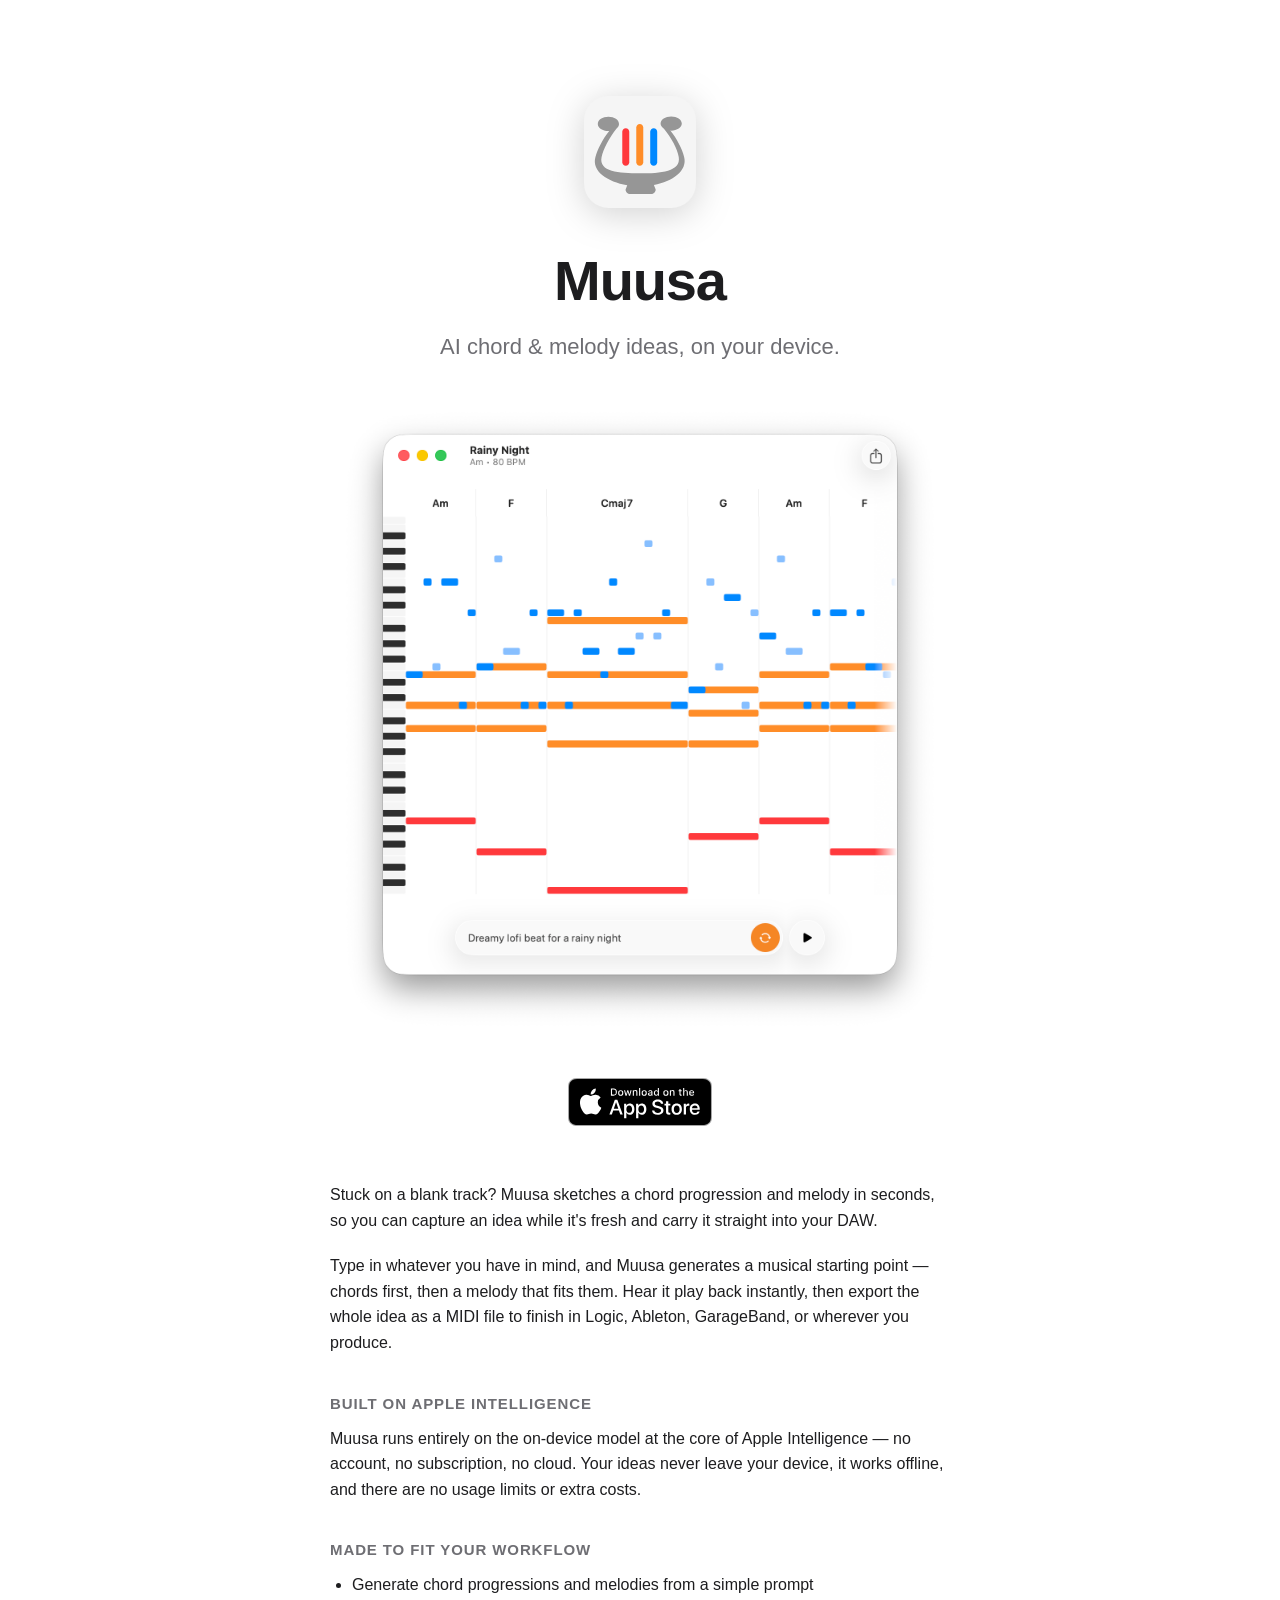
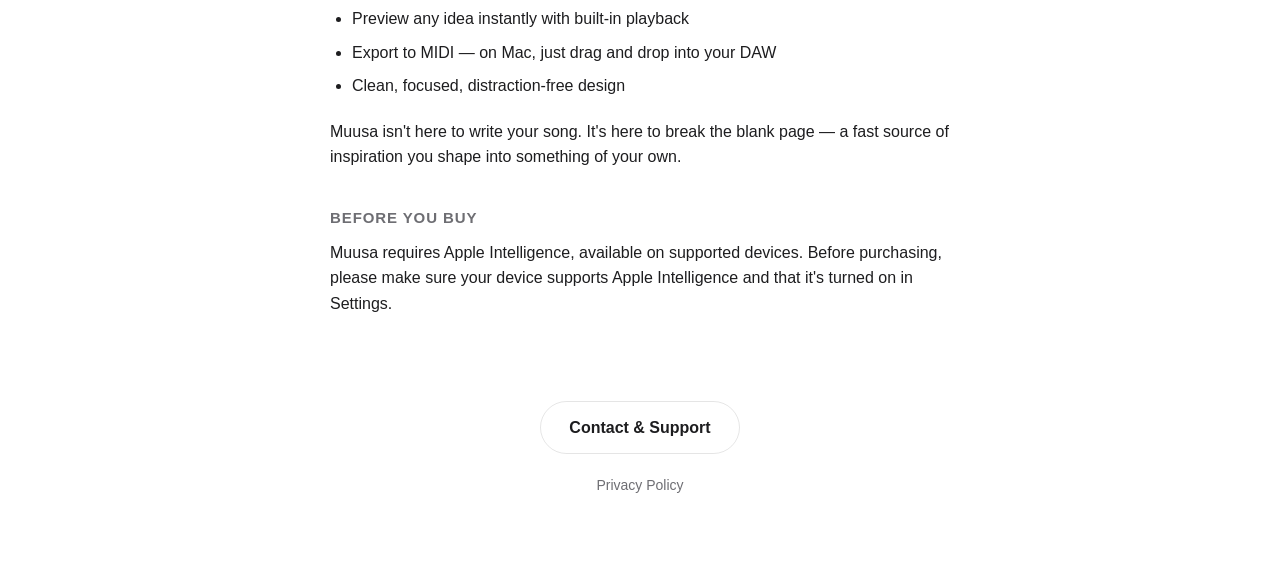
<file: index.html>
<!DOCTYPE html>
<html lang="en">
<head>
  <meta charset="UTF-8">
  <meta name="viewport" content="width=device-width, initial-scale=1">
  <title>Muusa — AI chord & melody ideas, on your device</title>
  <meta name="description" content="Muusa sketches a chord progression and melody in seconds, plays it back, and exports MIDI — all on-device with Apple Intelligence.">
  <meta name="color-scheme" content="light dark">
  <link rel="icon" href="assets/logo.svg">
  <link rel="stylesheet" href="styles.css">
</head>
<body>
  <main>
    <!-- Logo: inline SVG rebuilt from the app-icon layers so the squircle
         background can follow light/dark mode. Glyph colors are fixed. -->
    <svg class="logo" viewBox="0 0 5805 5805" width="112" height="112" role="img" aria-label="Muusa app icon">
      <rect class="logo-bg" width="5805" height="5805" rx="1290"/>
      <path fill="#FF383C" d="M 1983.439087 3429.043701 C 1983.439087 3528.983154 2064.456055 3610 2164.395264 3610 C 2264.334717 3610 2345.351563 3528.983154 2345.351563 3429.043701 L 2345.351563 1850.956299 C 2345.351563 1751.016846 2264.334717 1670 2164.395264 1670 C 2064.456055 1670 1983.439087 1751.016846 1983.439087 1850.956299 Z"/>
      <path fill="#FF8D28" d="M 2709.184082 3429.043701 C 2709.184082 3528.983154 2790.200928 3610 2890.140381 3610 C 2990.07959 3610 3071.09668 3528.983154 3071.09668 3429.043701 L 3071.09668 1630.526367 C 3071.09668 1530.586914 2990.07959 1449.570313 2890.140381 1449.570313 C 2790.200928 1449.570313 2709.184082 1530.586914 2709.184082 1630.526367 Z"/>
      <path fill="#0088FF" d="M 3432.049072 3429.043701 C 3432.049072 3528.983154 3513.065918 3610 3613.005371 3610 C 3712.944824 3610 3793.96167 3528.983154 3793.96167 3429.043701 L 3793.96167 1850.956299 C 3793.96167 1751.016846 3712.944824 1670 3613.005371 1670 C 3513.065918 1670 3432.049072 1751.016846 3432.049072 1850.956299 Z"/>
      <path class="logo-body" fill-rule="evenodd" d="M 2155.155518 4840.700195 C 2155.155518 4971.919922 2261.530518 5078.294922 2392.750488 5078.294922 L 3477.528076 5078.294922 C 3608.748291 5078.294922 3715.123291 4971.919922 3715.123291 4840.700195 L 3622.294434 4610.737305 C 4601.864746 4422.401367 5370.567383 3866.694824 5190 3157.368164 C 5086.003906 2748.838135 4826.948242 2233.154297 4473.52832 1793.918213 C 4488.557617 1794.742676 4503.758789 1795.162842 4519.106445 1795.162842 C 4822.635742 1795.162842 5068.695313 1630.765137 5068.695313 1427.970703 C 5068.695313 1225.175781 4822.635742 1060.777832 4519.106445 1060.777832 C 4215.577148 1060.777832 3969.517822 1225.175781 3969.517822 1427.970703 C 3969.517822 1533.689453 4036.388184 1628.973633 4143.410645 1695.97168 C 4524.847656 2158.360596 4835.916992 2721.998779 4910 3157.368164 C 5038.672852 3913.548828 3979.419189 4007.522217 2891.940186 4007.522217 C 1804.461182 4007.522217 756.567261 3929.07666 910 3177.669922 C 1000.497864 2734.474365 1308.815918 2153.327637 1688.693726 1681.355469 C 1767.197266 1617.863281 1814.362427 1536.436523 1814.362427 1447.649902 C 1814.362427 1244.855469 1568.303223 1080.45752 1264.773804 1080.45752 C 961.244446 1080.45752 715.185242 1244.855469 715.185242 1447.649902 C 715.185242 1650.444824 961.244446 1814.842529 1264.773804 1814.842529 C 1278.714111 1814.842529 1292.533081 1814.49585 1306.212646 1813.814453 C 954.02655 2255.797852 700.22522 2771.731934 590 3177.669922 C 392.947784 3903.375 1219.841675 4458.125 2241.525146 4626.739258 L 2155.155518 4840.700195 Z"/>
    </svg>

    <!-- Name -->
    <h1>Muusa</h1>

    <!-- Short description -->
    <p class="tagline">AI chord &amp; melody ideas, on your device.</p>

    <!-- Screenshot: device- and appearance-aware, set by script; falls back to macOS light -->
    <div class="shot">
      <img id="hero-shot" src="assets/macos_light.png" alt="Muusa app screenshot" loading="eager">
    </div>

    <!-- App Store link: official badge, black on light / white on dark -->
    <a class="cta" href="https://apps.apple.com/app/id6798142362" id="appstore-link" rel="noopener">
      <picture>
        <source srcset="assets/appstore-badge-white.svg" media="(prefers-color-scheme: dark)">
        <img src="assets/appstore-badge-black.svg" alt="Download on the App Store" height="48">
      </picture>
    </a>

    <!-- Longer description (from AppStoreDescription.md) -->
    <section class="copy">
      <p>Stuck on a blank track? Muusa sketches a chord progression and melody in seconds, so you can capture an idea while it's fresh and carry it straight into your DAW.</p>

      <p>Type in whatever you have in mind, and Muusa generates a musical starting point — chords first, then a melody that fits them. Hear it play back instantly, then export the whole idea as a MIDI file to finish in Logic, Ableton, GarageBand, or wherever you produce.</p>

      <h2>Built on Apple Intelligence</h2>
      <p>Muusa runs entirely on the on-device model at the core of Apple Intelligence — no account, no subscription, no cloud. Your ideas never leave your device, it works offline, and there are no usage limits or extra costs.</p>

      <h2>Made to fit your workflow</h2>
      <ul>
        <li>Generate chord progressions and melodies from a simple prompt</li>
        <li>Preview any idea instantly with built-in playback</li>
        <li>Export to MIDI — on Mac, just drag and drop into your DAW</li>
        <li>Clean, focused, distraction-free design</li>
      </ul>

      <p>Muusa isn't here to write your song. It's here to break the blank page — a fast source of inspiration you shape into something of your own.</p>

      <h2>Before you buy</h2>
      <p>Muusa requires Apple Intelligence, available on supported devices. Before purchasing, please make sure your device supports Apple Intelligence and that it's turned on in Settings.</p>
    </section>
  </main>

  <footer>
    <!-- Contact link -->
    <a class="contact" href="mailto:sami.p.laakkonen@icloud.com">Contact&nbsp;&amp;&nbsp;Support</a>
    <p class="legal"><a href="privacy.html">Privacy Policy</a></p>
  </footer>

  <script>
    // Progressive enhancement: pick the screenshot that matches the visitor's
    // device (iPhone / iPad / desktop) and current light/dark appearance.
    (function () {
      var img = document.getElementById("hero-shot");

      function device() {
        var ua = navigator.userAgent;
        if (/iPhone|iPod/.test(ua)) return "iphone";
        // iPadOS reports as "MacIntel" but exposes touch points.
        if (/iPad/.test(ua) || (navigator.platform === "MacIntel" && navigator.maxTouchPoints > 1)) return "ipad";
        return "macos";
      }

      var darkQuery = window.matchMedia("(prefers-color-scheme: dark)");

      function update() {
        var dev = device();
        var mode = darkQuery.matches ? "dark" : "light";
        img.src = "assets/" + dev + "_" + mode + ".png";
        img.setAttribute("data-device", dev);
        var label = dev === "iphone" ? "iPhone" : dev === "ipad" ? "iPad" : "Mac";
        img.alt = "Muusa on " + label;
      }

      update();
      darkQuery.addEventListener("change", update);
    })();
  </script>
</body>
</html>
</file>
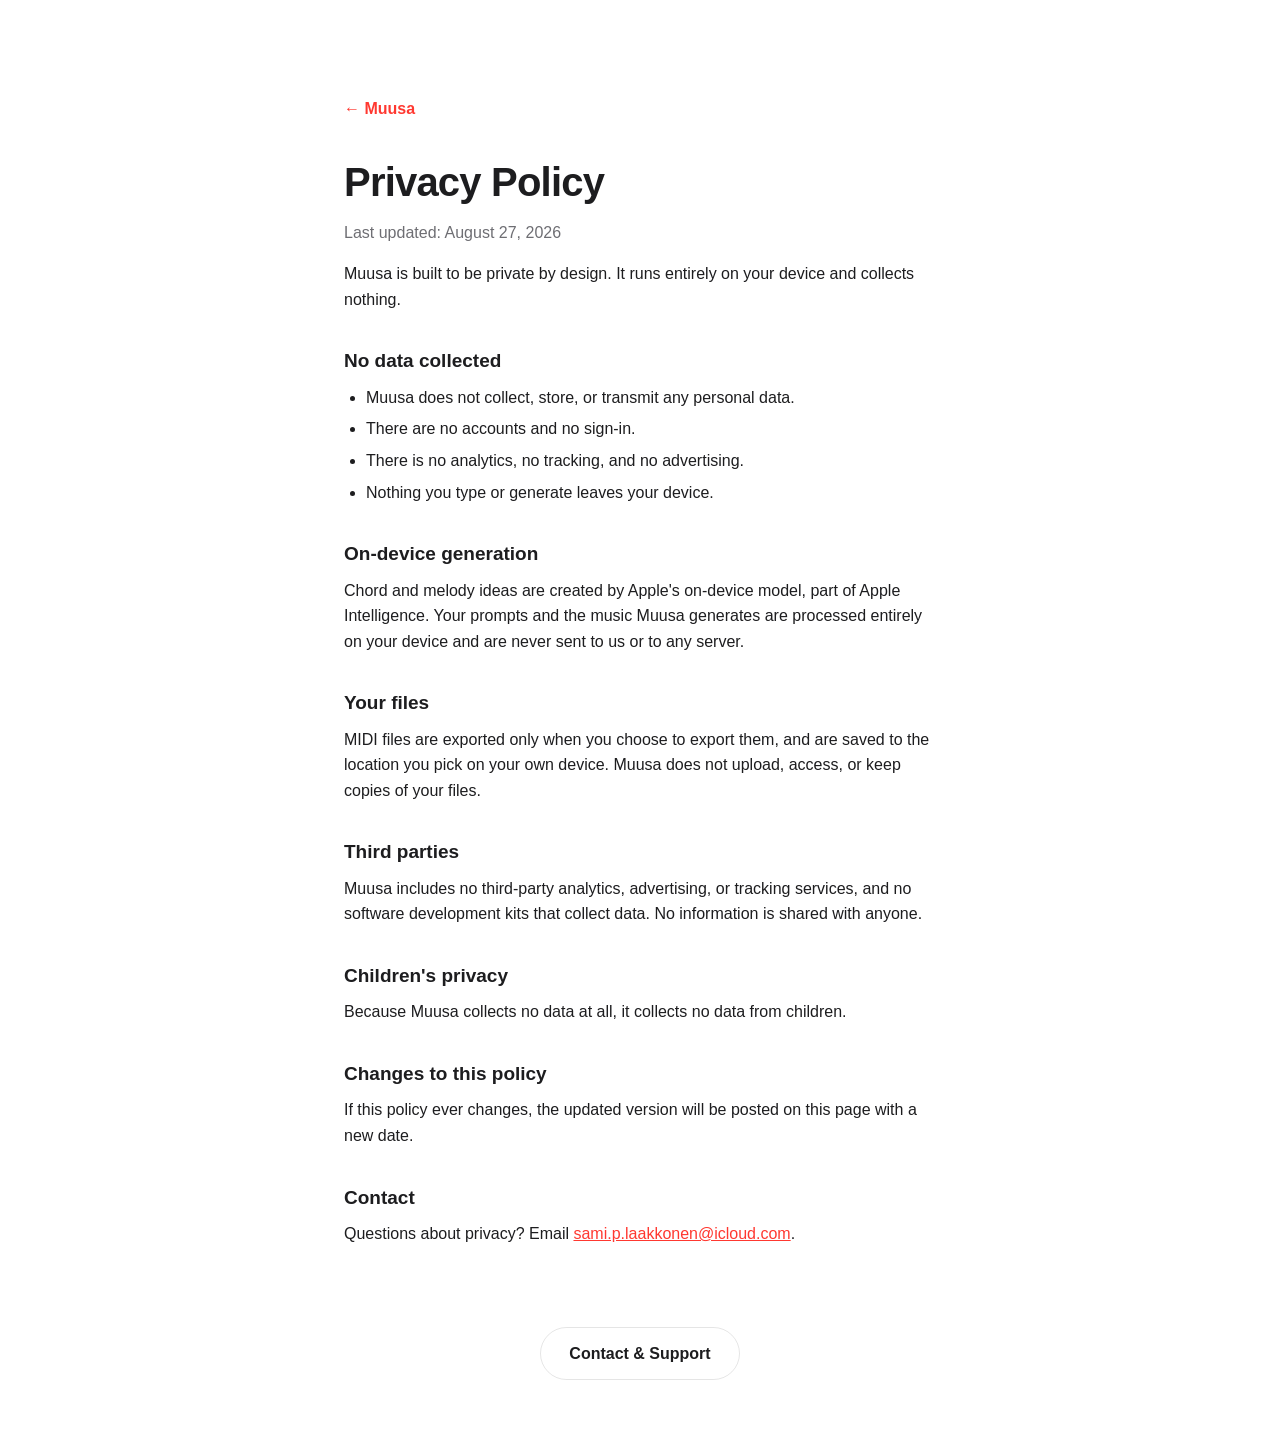
<file: privacy.html>
<!DOCTYPE html>
<html lang="en">
<head>
  <meta charset="UTF-8">
  <meta name="viewport" content="width=device-width, initial-scale=1">
  <title>Privacy Policy — Muusa</title>
  <meta name="description" content="Muusa runs entirely on your device and collects no data.">
  <meta name="color-scheme" content="light dark">
  <link rel="icon" href="assets/logo.svg">
  <link rel="stylesheet" href="styles.css">
</head>
<body>
  <main class="doc">
    <a class="back" href="index.html">← Muusa</a>

    <h1 class="page-title">Privacy Policy</h1>
    <p class="updated">Last updated: August 27, 2026</p>

    <p>Muusa is built to be private by design. It runs entirely on your device and collects nothing.</p>

    <h2>No data collected</h2>
    <ul>
      <li>Muusa does not collect, store, or transmit any personal data.</li>
      <li>There are no accounts and no sign-in.</li>
      <li>There is no analytics, no tracking, and no advertising.</li>
      <li>Nothing you type or generate leaves your device.</li>
    </ul>

    <h2>On-device generation</h2>
    <p>Chord and melody ideas are created by Apple's on-device model, part of Apple Intelligence. Your prompts and the music Muusa generates are processed entirely on your device and are never sent to us or to any server.</p>

    <h2>Your files</h2>
    <p>MIDI files are exported only when you choose to export them, and are saved to the location you pick on your own device. Muusa does not upload, access, or keep copies of your files.</p>

    <h2>Third parties</h2>
    <p>Muusa includes no third-party analytics, advertising, or tracking services, and no software development kits that collect data. No information is shared with anyone.</p>

    <h2>Children's privacy</h2>
    <p>Because Muusa collects no data at all, it collects no data from children.</p>

    <h2>Changes to this policy</h2>
    <p>If this policy ever changes, the updated version will be posted on this page with a new date.</p>

    <h2>Contact</h2>
    <p>Questions about privacy? Email <a href="mailto:sami.p.laakkonen@icloud.com">sami.p.laakkonen@icloud.com</a>.</p>
  </main>

  <footer>
    <a class="contact" href="mailto:sami.p.laakkonen@icloud.com">Contact&nbsp;&amp;&nbsp;Support</a>
  </footer>
</body>
</html>
</file>
<file: styles.css>
:root {
  --bg: #ffffff;
  --surface: #f5f5f7;
  --text: #1d1d1f;
  --muted: #6e6e73;
  --border: rgba(0, 0, 0, 0.10);
  --accent: #ff3830;           /* Muusa red, from the app icon */
  --shadow: 0 10px 40px rgba(0, 0, 0, 0.12);
  --radius: 18px;
}

@media (prefers-color-scheme: dark) {
  :root {
    --bg: #000000;
    --surface: #1c1c1e;
    --text: #f5f5f7;
    --muted: #a1a1a6;
    --border: rgba(255, 255, 255, 0.14);
    --shadow: 0 10px 40px rgba(0, 0, 0, 0.6);
  }
}

* { box-sizing: border-box; }

html { -webkit-text-size-adjust: 100%; }

body {
  margin: 0;
  background: var(--bg);
  color: var(--text);
  font-family: -apple-system, BlinkMacSystemFont, "SF Pro Text", "Segoe UI", Roboto, Helvetica, Arial, sans-serif;
  line-height: 1.6;
  -webkit-font-smoothing: antialiased;
  text-rendering: optimizeLegibility;
}

main {
  max-width: 720px;
  margin: 0 auto;
  padding: clamp(48px, 8vw, 96px) 24px 40px;
  text-align: center;
}

.logo {
  width: 112px;
  height: 112px;
  filter: drop-shadow(0 6px 18px rgba(0, 0, 0, 0.18));
}

.logo-bg { fill: #f5f5f5; }
.logo-body { fill: #969696; }

@media (prefers-color-scheme: dark) {
  .logo-bg { fill: #1c1c1e; }
  .logo-body { fill: #8e8e93; }
}

h1 {
  margin: 20px 0 4px;
  font-size: clamp(40px, 8vw, 56px);
  font-weight: 700;
  letter-spacing: -0.02em;
}

.tagline {
  margin: 0 auto 40px;
  max-width: 34ch;
  font-size: clamp(18px, 4vw, 22px);
  color: var(--muted);
}

/* Screenshot */
.shot {
  margin: 0 auto 36px;
}

.shot img {
  max-width: 100%;
  max-height: 70vh;
  height: auto;
}

/* Tall phone shots shouldn't dominate the viewport */
.shot img[data-device="iphone"] {
  max-height: 640px;
}

/* App Store badge */
.cta {
  display: inline-block;
  margin-bottom: 56px;
  line-height: 0;
  transition: opacity 0.15s ease;
}

.cta:hover { opacity: 0.85; }

.cta img { height: 48px; width: auto; }

/* Long-form copy */
.copy {
  text-align: left;
  max-width: 620px;
  margin: 0 auto;
}

.copy p { margin: 0 0 20px; }

.copy h2 {
  margin: 36px 0 10px;
  font-size: 15px;
  font-weight: 700;
  text-transform: uppercase;
  letter-spacing: 0.06em;
  color: var(--muted);
}

.copy ul {
  margin: 0 0 20px;
  padding-left: 22px;
}

.copy li { margin-bottom: 8px; }

/* Footer */
footer {
  margin-top: 24px;
  padding: 0 24px 64px;
  text-align: center;
}

.contact {
  display: inline-block;
  padding: 13px 28px;
  border: 1px solid var(--border);
  border-radius: 980px;
  color: var(--text);
  font-size: 16px;
  font-weight: 600;
  text-decoration: none;
  transition: background 0.15s ease;
}

.contact:hover { background: var(--surface); }

.legal {
  margin: 20px 0 0;
  font-size: 14px;
}

.legal a {
  color: var(--muted);
  text-decoration: none;
}

.legal a:hover { text-decoration: underline; }

/* Document pages (e.g. privacy) */
.doc {
  text-align: left;
  max-width: 640px;
}

.back {
  display: inline-block;
  margin-bottom: 28px;
  color: var(--muted);
  font-weight: 600;
  text-decoration: none;
}

.back:hover { color: var(--text); }

.page-title {
  margin: 0 0 6px;
  font-size: clamp(30px, 6vw, 40px);
  font-weight: 700;
  letter-spacing: -0.02em;
}

.updated {
  margin: 0 0 32px;
  color: var(--muted);
}

.doc h2 {
  margin: 34px 0 8px;
  font-size: 19px;
  font-weight: 700;
}

.doc p { margin: 0 0 16px; }

.doc a { color: var(--accent); }

.doc ul {
  margin: 0 0 16px;
  padding-left: 22px;
}

.doc li { margin-bottom: 6px; }
</file>
